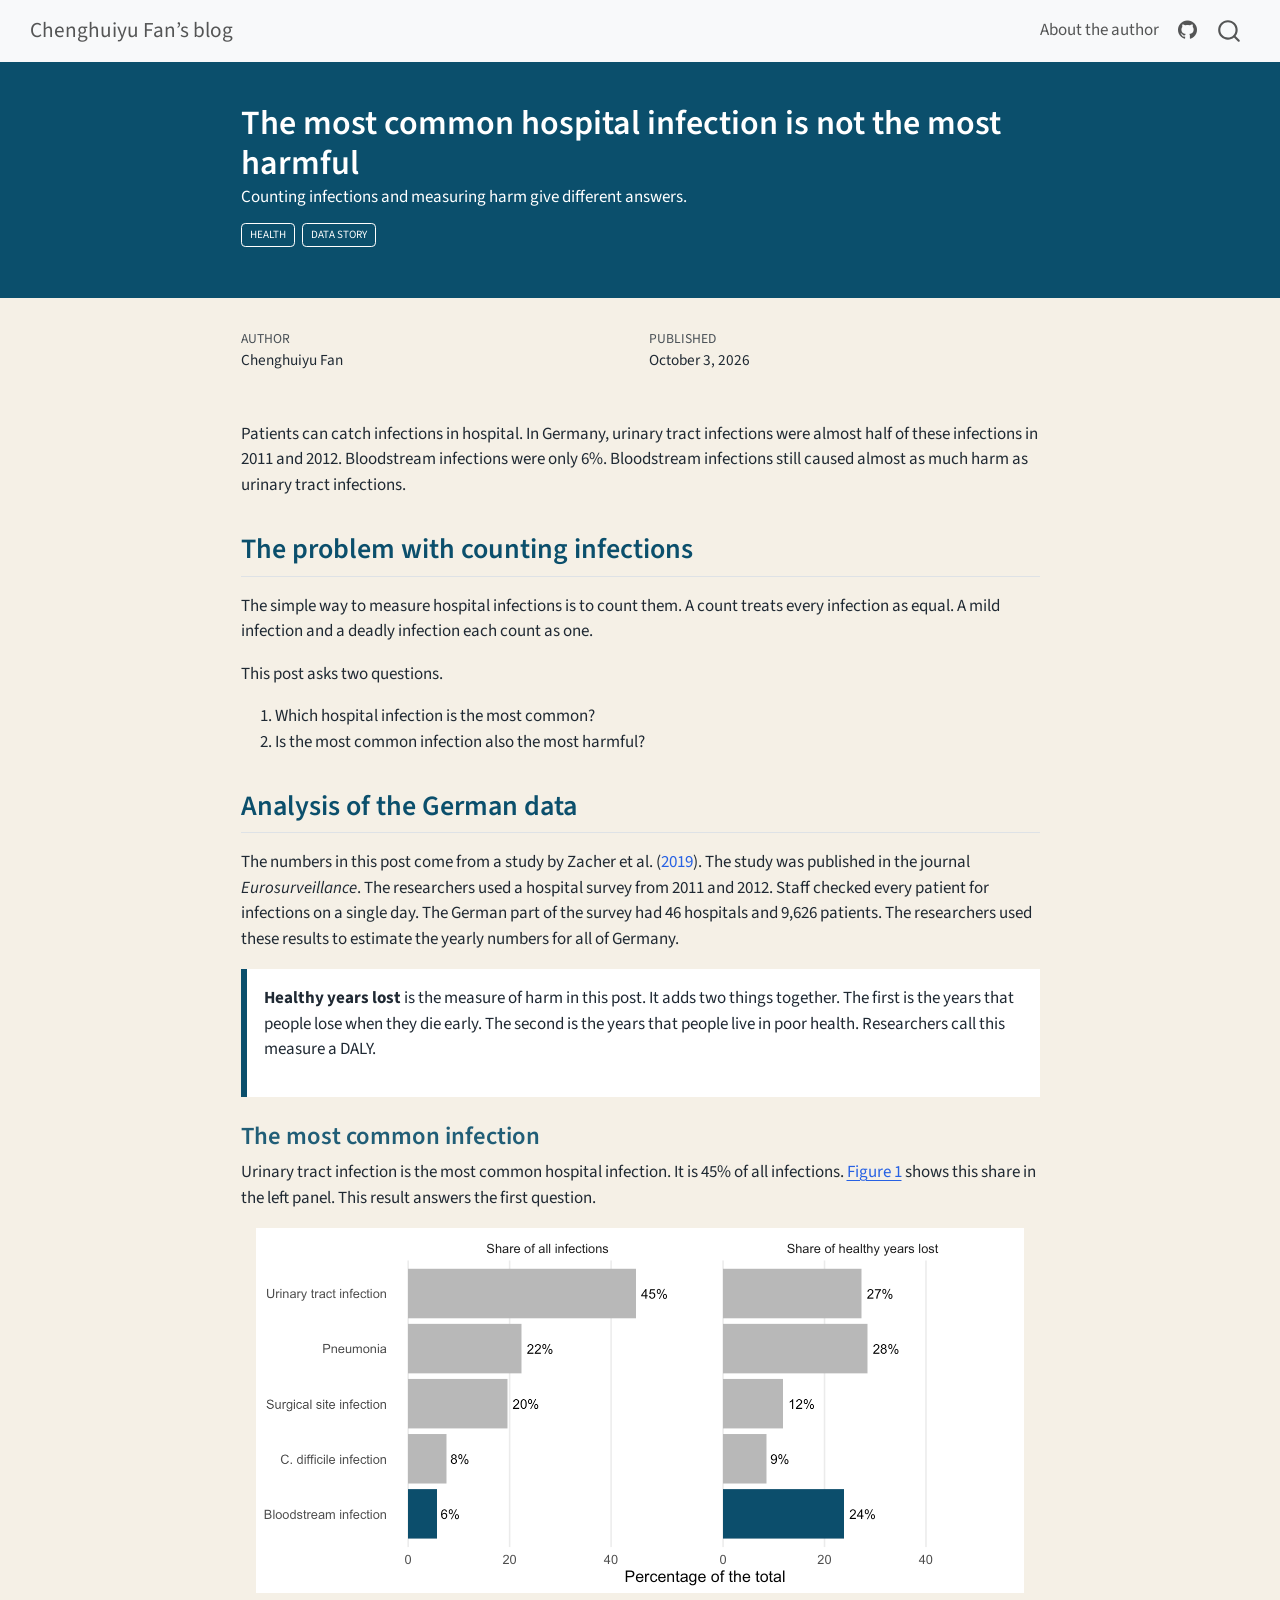
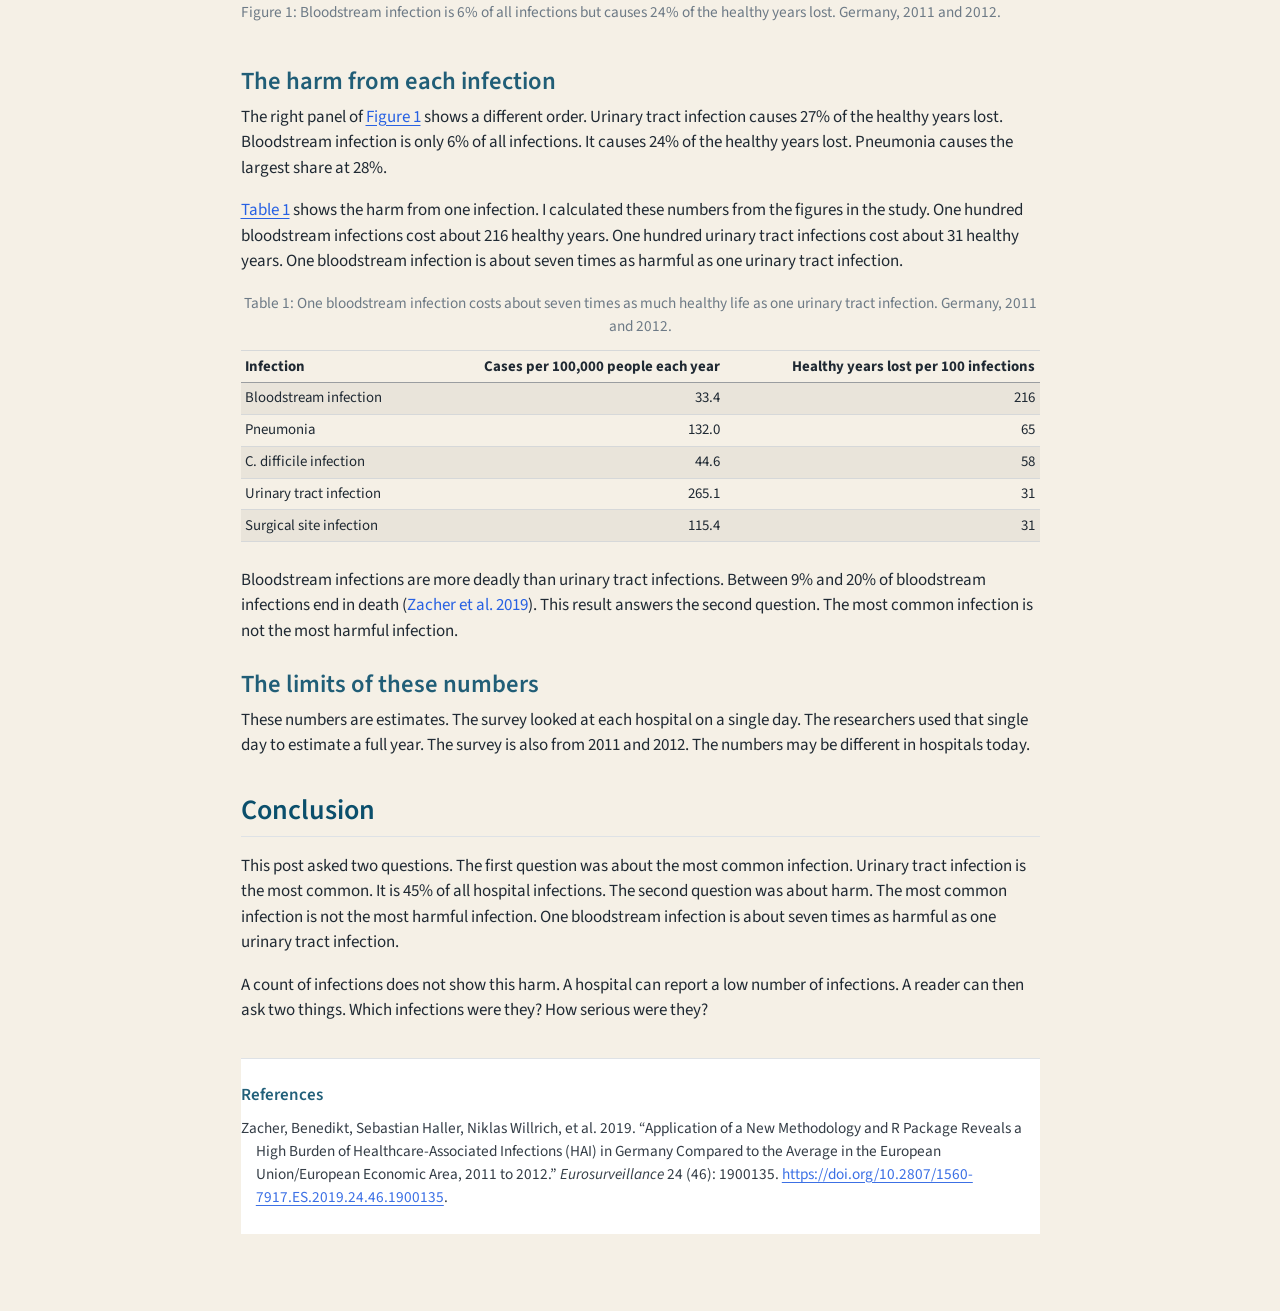
<file: posts/hospital-infections/index.html>
<!DOCTYPE html>
<html xmlns="http://www.w3.org/1999/xhtml" lang="en" xml:lang="en"><head>

<meta charset="utf-8">
<meta name="generator" content="quarto-1.9.35">

<meta name="viewport" content="width=device-width, initial-scale=1.0, user-scalable=yes">

<meta name="author" content="Chenghuiyu Fan">
<meta name="dcterms.date" content="2026-10-03">
<meta name="description" content="Counting infections and measuring harm give different answers.">

<title>The most common hospital infection is not the most harmful – Chenghuiyu Fan’s blog</title>
<style>
/* Default styles provided by pandoc.
** See https://pandoc.org/MANUAL.html#variables-for-html for config info.
*/
code{white-space: pre-wrap;}
span.smallcaps{font-variant: small-caps;}
div.columns{display: flex; gap: min(4vw, 1.5em);}
div.column{flex: auto; overflow-x: auto;}
div.hanging-indent{margin-left: 1.5em; text-indent: -1.5em;}
ul.task-list{list-style: none;}
ul.task-list li input[type="checkbox"] {
  width: 0.8em;
  margin: 0 0.8em 0.2em -1em; /* quarto-specific, see https://github.com/quarto-dev/quarto-cli/issues/4556 */ 
  vertical-align: middle;
}
/* CSS for citations */
div.csl-bib-body { }
div.csl-entry {
  clear: both;
}
.hanging-indent div.csl-entry {
  margin-left:2em;
  text-indent:-2em;
}
div.csl-left-margin {
  min-width:2em;
  float:left;
}
div.csl-right-inline {
  margin-left:2em;
  padding-left:1em;
}
div.csl-indent {
  margin-left: 2em;
}</style>


<script src="../../site_libs/quarto-nav/quarto-nav.js"></script>
<script src="../../site_libs/quarto-nav/headroom.min.js"></script>
<script src="../../site_libs/clipboard/clipboard.min.js"></script>
<script src="../../site_libs/quarto-search/autocomplete.umd.js"></script>
<script src="../../site_libs/quarto-search/fuse.min.js"></script>
<script src="../../site_libs/quarto-search/quarto-search.js"></script>
<meta name="quarto:offset" content="../../">
<script src="../../site_libs/quarto-html/quarto.js" type="module"></script>
<script src="../../site_libs/quarto-html/tabsets/tabsets.js" type="module"></script>
<script src="../../site_libs/quarto-html/popper.min.js"></script>
<script src="../../site_libs/quarto-html/tippy.umd.min.js"></script>
<script src="../../site_libs/quarto-html/anchor.min.js"></script>
<link href="../../site_libs/quarto-html/tippy.css" rel="stylesheet">
<link href="../../site_libs/quarto-html/quarto-syntax-highlighting-46f66b053e56abd73bb6e954d61a315b.css" rel="stylesheet" id="quarto-text-highlighting-styles">
<script src="../../site_libs/bootstrap/bootstrap.min.js"></script>
<link href="../../site_libs/bootstrap/bootstrap-icons.css" rel="stylesheet">
<link href="../../site_libs/bootstrap/bootstrap-158031087360bce0ff56dc785ce39e06.min.css" rel="stylesheet" append-hash="true" id="quarto-bootstrap" data-mode="light">
<script id="quarto-search-options" type="application/json">{
  "location": "navbar",
  "copy-button": false,
  "collapse-after": 3,
  "panel-placement": "end",
  "type": "overlay",
  "limit": 50,
  "keyboard-shortcut": [
    "f",
    "/",
    "s"
  ],
  "show-item-context": false,
  "language": {
    "search-no-results-text": "No results",
    "search-matching-documents-text": "matching documents",
    "search-copy-link-title": "Copy link to search",
    "search-hide-matches-text": "Hide additional matches",
    "search-more-match-text": "more match in this document",
    "search-more-matches-text": "more matches in this document",
    "search-clear-button-title": "Clear",
    "search-text-placeholder": "",
    "search-detached-cancel-button-title": "Cancel",
    "search-submit-button-title": "Submit",
    "search-label": "Search"
  }
}</script>


<link rel="stylesheet" href="../../styles.css">
</head>

<body class="nav-fixed fullcontent quarto-light">

<div id="quarto-search-results"></div>
  <header id="quarto-header" class="headroom fixed-top quarto-banner">
    <nav class="navbar navbar-expand-lg " data-bs-theme="dark">
      <div class="navbar-container container-fluid">
      <div class="navbar-brand-container mx-auto">
    <a class="navbar-brand" href="../../index.html">
    <span class="navbar-title">Chenghuiyu Fan’s blog</span>
    </a>
  </div>
            <div id="quarto-search" class="" title="Search"></div>
          <button class="navbar-toggler" type="button" data-bs-toggle="collapse" data-bs-target="#navbarCollapse" aria-controls="navbarCollapse" role="menu" aria-expanded="false" aria-label="Toggle navigation" onclick="if (window.quartoToggleHeadroom) { window.quartoToggleHeadroom(); }">
  <span class="navbar-toggler-icon"></span>
</button>
          <div class="collapse navbar-collapse" id="navbarCollapse">
            <ul class="navbar-nav navbar-nav-scroll ms-auto">
  <li class="nav-item">
    <a class="nav-link" href="../../about.html"> 
<span class="menu-text">About the author</span></a>
  </li>  
  <li class="nav-item compact">
    <a class="nav-link" href="https://github.com/cfan0055"> <i class="bi bi-github" role="img">
</i> 
<span class="menu-text"></span></a>
  </li>  
</ul>
          </div> <!-- /navcollapse -->
            <div class="quarto-navbar-tools">
</div>
      </div> <!-- /container-fluid -->
    </nav>
</header>
<!-- content -->
<header id="title-block-header" class="quarto-title-block default page-columns page-full">
  <div class="quarto-title-banner page-columns page-full">
    <div class="quarto-title column-body">
      <h1 class="title">The most common hospital infection is not the most harmful</h1>
                  <div>
        <div class="description">
          Counting infections and measuring harm give different answers.
        </div>
      </div>
                          <div class="quarto-categories">
                <div class="quarto-category">health</div>
                <div class="quarto-category">data story</div>
              </div>
                  </div>
  </div>
    
  
  <div class="quarto-title-meta">

      <div>
      <div class="quarto-title-meta-heading">Author</div>
      <div class="quarto-title-meta-contents">
               <p>Chenghuiyu Fan </p>
            </div>
    </div>
      
      <div>
      <div class="quarto-title-meta-heading">Published</div>
      <div class="quarto-title-meta-contents">
        <p class="date">October 3, 2026</p>
      </div>
    </div>
    
      
    </div>
    
  
  </header><div id="quarto-content" class="quarto-container page-columns page-rows-contents page-layout-article page-navbar">
<!-- sidebar -->
<!-- margin-sidebar -->
    
<!-- main -->
<main class="content quarto-banner-title-block" id="quarto-document-content">





<p>Patients can catch infections in hospital. In Germany, urinary tract infections were almost half of these infections in 2011 and 2012. Bloodstream infections were only 6%. Bloodstream infections still caused almost as much harm as urinary tract infections.</p>
<section id="the-problem-with-counting-infections" class="level2">
<h2 class="anchored" data-anchor-id="the-problem-with-counting-infections">The problem with counting infections</h2>
<p>The simple way to measure hospital infections is to count them. A count treats every infection as equal. A mild infection and a deadly infection each count as one.</p>
<p>This post asks two questions.</p>
<ol type="1">
<li>Which hospital infection is the most common?</li>
<li>Is the most common infection also the most harmful?</li>
</ol>
</section>
<section id="analysis-of-the-german-data" class="level2">
<h2 class="anchored" data-anchor-id="analysis-of-the-german-data">Analysis of the German data</h2>
<p>The numbers in this post come from a study by <span class="citation" data-cites="zacher2019">Zacher et al. (<a href="#ref-zacher2019" role="doc-biblioref">2019</a>)</span>. The study was published in the journal <em>Eurosurveillance</em>. The researchers used a hospital survey from 2011 and 2012. Staff checked every patient for infections on a single day. The German part of the survey had 46 hospitals and 9,626 patients. The researchers used these results to estimate the yearly numbers for all of Germany.</p>
<div class="key-term">
<p><strong>Healthy years lost</strong> is the measure of harm in this post. It adds two things together. The first is the years that people lose when they die early. The second is the years that people live in poor health. Researchers call this measure a DALY.</p>
</div>
<section id="the-most-common-infection" class="level3">
<h3 class="anchored" data-anchor-id="the-most-common-infection">The most common infection</h3>
<p>Urinary tract infection is the most common hospital infection. It is 45% of all infections. <a href="#fig-share" class="quarto-xref">Figure&nbsp;1</a> shows this share in the left panel. This result answers the first question.</p>
<div class="cell">
<div class="cell-output-display">
<div id="fig-share" class="quarto-float quarto-figure quarto-figure-center anchored" alt="Two bar charts. Bloodstream infection has the shortest bar for share of infections and a long bar for share of healthy years lost.">
<figure class="quarto-float quarto-float-fig figure">
<div aria-describedby="fig-share-caption-0ceaefa1-69ba-4598-a22c-09a6ac19f8ca">
<img src="index_files/figure-html/fig-share-1.png" class="img-fluid figure-img" alt="Two bar charts. Bloodstream infection has the shortest bar for share of infections and a long bar for share of healthy years lost." width="768">
</div>
<figcaption class="quarto-float-caption-bottom quarto-float-caption quarto-float-fig" id="fig-share-caption-0ceaefa1-69ba-4598-a22c-09a6ac19f8ca">
Figure&nbsp;1: Bloodstream infection is 6% of all infections but causes 24% of the healthy years lost. Germany, 2011 and 2012.
</figcaption>
</figure>
</div>
</div>
</div>
</section>
<section id="the-harm-from-each-infection" class="level3">
<h3 class="anchored" data-anchor-id="the-harm-from-each-infection">The harm from each infection</h3>
<p>The right panel of <a href="#fig-share" class="quarto-xref">Figure&nbsp;1</a> shows a different order. Urinary tract infection causes 27% of the healthy years lost. Bloodstream infection is only 6% of all infections. It causes 24% of the healthy years lost. Pneumonia causes the largest share at 28%.</p>
<p><a href="#tbl-per-case" class="quarto-xref">Table&nbsp;1</a> shows the harm from one infection. I calculated these numbers from the figures in the study. One hundred bloodstream infections cost about 216 healthy years. One hundred urinary tract infections cost about 31 healthy years. One bloodstream infection is about seven times as harmful as one urinary tract infection.</p>
<div class="cell">
<div id="tbl-per-case" class="cell quarto-float quarto-figure quarto-figure-center anchored">
<figure class="quarto-float quarto-float-tbl figure">
<figcaption class="quarto-float-caption-top quarto-float-caption quarto-float-tbl" id="tbl-per-case-caption-0ceaefa1-69ba-4598-a22c-09a6ac19f8ca">
Table&nbsp;1: One bloodstream infection costs about seven times as much healthy life as one urinary tract infection. Germany, 2011 and 2012.
</figcaption>
<div aria-describedby="tbl-per-case-caption-0ceaefa1-69ba-4598-a22c-09a6ac19f8ca">
<div class="cell-output-display">
<table class="cell caption-top table table-sm table-striped small">
<colgroup>
<col style="width: 24%">
<col style="width: 36%">
<col style="width: 39%">
</colgroup>
<thead>
<tr class="header">
<th style="text-align: left;">Infection</th>
<th style="text-align: right;">Cases per 100,000 people each year</th>
<th style="text-align: right;">Healthy years lost per 100 infections</th>
</tr>
</thead>
<tbody>
<tr class="odd">
<td style="text-align: left;">Bloodstream infection</td>
<td style="text-align: right;">33.4</td>
<td style="text-align: right;">216</td>
</tr>
<tr class="even">
<td style="text-align: left;">Pneumonia</td>
<td style="text-align: right;">132.0</td>
<td style="text-align: right;">65</td>
</tr>
<tr class="odd">
<td style="text-align: left;">C. difficile infection</td>
<td style="text-align: right;">44.6</td>
<td style="text-align: right;">58</td>
</tr>
<tr class="even">
<td style="text-align: left;">Urinary tract infection</td>
<td style="text-align: right;">265.1</td>
<td style="text-align: right;">31</td>
</tr>
<tr class="odd">
<td style="text-align: left;">Surgical site infection</td>
<td style="text-align: right;">115.4</td>
<td style="text-align: right;">31</td>
</tr>
</tbody>
</table>
</div>
</div>
</figure>
</div>
</div>
<p>Bloodstream infections are more deadly than urinary tract infections. Between 9% and 20% of bloodstream infections end in death <span class="citation" data-cites="zacher2019">(<a href="#ref-zacher2019" role="doc-biblioref">Zacher et al. 2019</a>)</span>. This result answers the second question. The most common infection is not the most harmful infection.</p>
</section>
<section id="the-limits-of-these-numbers" class="level3">
<h3 class="anchored" data-anchor-id="the-limits-of-these-numbers">The limits of these numbers</h3>
<p>These numbers are estimates. The survey looked at each hospital on a single day. The researchers used that single day to estimate a full year. The survey is also from 2011 and 2012. The numbers may be different in hospitals today.</p>
</section>
</section>
<section id="conclusion" class="level2">
<h2 class="anchored" data-anchor-id="conclusion">Conclusion</h2>
<p>This post asked two questions. The first question was about the most common infection. Urinary tract infection is the most common. It is 45% of all hospital infections. The second question was about harm. The most common infection is not the most harmful infection. One bloodstream infection is about seven times as harmful as one urinary tract infection.</p>
<p>A count of infections does not show this harm. A hospital can report a low number of infections. A reader can then ask two things. Which infections were they? How serious were they?</p>



</section>

<div id="quarto-appendix" class="default"><section class="quarto-appendix-contents" role="doc-bibliography" id="quarto-bibliography"><h2 class="anchored quarto-appendix-heading">References</h2><div id="refs" class="references csl-bib-body hanging-indent" role="list">
<div id="ref-zacher2019" class="csl-entry" role="listitem">
Zacher, Benedikt, Sebastian Haller, Niklas Willrich, et al. 2019. <span>“Application of a New Methodology and <span>R</span> Package Reveals a High Burden of Healthcare-Associated Infections (<span>HAI</span>) in <span>Germany</span> Compared to the Average in the <span>European Union/European Economic Area</span>, 2011 to 2012.”</span> <em>Eurosurveillance</em> 24 (46): 1900135. <a href="https://doi.org/10.2807/1560-7917.ES.2019.24.46.1900135">https://doi.org/10.2807/1560-7917.ES.2019.24.46.1900135</a>.
</div>
</div></section></div></main> <!-- /main -->
<script id="quarto-html-after-body" type="application/javascript">
  window.document.addEventListener("DOMContentLoaded", function (event) {
    const icon = "";
    const anchorJS = new window.AnchorJS();
    anchorJS.options = {
      placement: 'right',
      icon: icon
    };
    anchorJS.add('.anchored');
    const isCodeAnnotation = (el) => {
      for (const clz of el.classList) {
        if (clz.startsWith('code-annotation-')) {                     
          return true;
        }
      }
      return false;
    }
    const onCopySuccess = function(e) {
      // button target
      const button = e.trigger;
      // don't keep focus
      button.blur();
      // flash "checked"
      button.classList.add('code-copy-button-checked');
      var currentTitle = button.getAttribute("title");
      button.setAttribute("title", "Copied!");
      let tooltip;
      if (window.bootstrap) {
        button.setAttribute("data-bs-toggle", "tooltip");
        button.setAttribute("data-bs-placement", "left");
        button.setAttribute("data-bs-title", "Copied!");
        tooltip = new bootstrap.Tooltip(button, 
          { trigger: "manual", 
            customClass: "code-copy-button-tooltip",
            offset: [0, -8]});
        tooltip.show();    
      }
      setTimeout(function() {
        if (tooltip) {
          tooltip.hide();
          button.removeAttribute("data-bs-title");
          button.removeAttribute("data-bs-toggle");
          button.removeAttribute("data-bs-placement");
        }
        button.setAttribute("title", currentTitle);
        button.classList.remove('code-copy-button-checked');
      }, 1000);
      // clear code selection
      e.clearSelection();
    }
    const getTextToCopy = function(trigger) {
      const outerScaffold = trigger.parentElement.cloneNode(true);
      const codeEl = outerScaffold.querySelector('code');
      for (const childEl of codeEl.children) {
        if (isCodeAnnotation(childEl)) {
          childEl.remove();
        }
      }
      return codeEl.innerText;
    }
    const clipboard = new window.ClipboardJS('.code-copy-button:not([data-in-quarto-modal])', {
      text: getTextToCopy
    });
    clipboard.on('success', onCopySuccess);
    if (window.document.getElementById('quarto-embedded-source-code-modal')) {
      const clipboardModal = new window.ClipboardJS('.code-copy-button[data-in-quarto-modal]', {
        text: getTextToCopy,
        container: window.document.getElementById('quarto-embedded-source-code-modal')
      });
      clipboardModal.on('success', onCopySuccess);
    }
      var localhostRegex = new RegExp(/^(?:http|https):\/\/localhost\:?[0-9]*\//);
      var mailtoRegex = new RegExp(/^mailto:/);
        var filterRegex = new RegExp('/' + window.location.host + '/');
      var isInternal = (href) => {
          return filterRegex.test(href) || localhostRegex.test(href) || mailtoRegex.test(href);
      }
      // Inspect non-navigation links and adorn them if external
     var links = window.document.querySelectorAll('a[href]:not(.nav-link):not(.navbar-brand):not(.toc-action):not(.sidebar-link):not(.sidebar-item-toggle):not(.pagination-link):not(.no-external):not([aria-hidden]):not(.dropdown-item):not(.quarto-navigation-tool):not(.about-link)');
      for (var i=0; i<links.length; i++) {
        const link = links[i];
        if (!isInternal(link.href)) {
          // undo the damage that might have been done by quarto-nav.js in the case of
          // links that we want to consider external
          if (link.dataset.originalHref !== undefined) {
            link.href = link.dataset.originalHref;
          }
        }
      }
    function tippyHover(el, contentFn, onTriggerFn, onUntriggerFn) {
      const config = {
        allowHTML: true,
        maxWidth: 500,
        delay: 100,
        arrow: false,
        appendTo: function(el) {
            return el.parentElement;
        },
        interactive: true,
        interactiveBorder: 10,
        theme: 'quarto',
        placement: 'bottom-start',
      };
      if (contentFn) {
        config.content = contentFn;
      }
      if (onTriggerFn) {
        config.onTrigger = onTriggerFn;
      }
      if (onUntriggerFn) {
        config.onUntrigger = onUntriggerFn;
      }
      window.tippy(el, config); 
    }
    const noterefs = window.document.querySelectorAll('a[role="doc-noteref"]');
    for (var i=0; i<noterefs.length; i++) {
      const ref = noterefs[i];
      tippyHover(ref, function() {
        // use id or data attribute instead here
        let href = ref.getAttribute('data-footnote-href') || ref.getAttribute('href');
        try { href = new URL(href).hash; } catch {}
        const id = href.replace(/^#\/?/, "");
        const note = window.document.getElementById(id);
        if (note) {
          return note.innerHTML;
        } else {
          return "";
        }
      });
    }
    const xrefs = window.document.querySelectorAll('a.quarto-xref');
    const processXRef = (id, note) => {
      // Strip column container classes
      const stripColumnClz = (el) => {
        el.classList.remove("page-full", "page-columns");
        if (el.children) {
          for (const child of el.children) {
            stripColumnClz(child);
          }
        }
      }
      stripColumnClz(note)
      if (id === null || id.startsWith('sec-')) {
        // Special case sections, only their first couple elements
        const container = document.createElement("div");
        if (note.children && note.children.length > 2) {
          container.appendChild(note.children[0].cloneNode(true));
          for (let i = 1; i < note.children.length; i++) {
            const child = note.children[i];
            if (child.tagName === "P" && child.innerText === "") {
              continue;
            } else {
              container.appendChild(child.cloneNode(true));
              break;
            }
          }
          if (window.Quarto?.typesetMath) {
            window.Quarto.typesetMath(container);
          }
          return container.innerHTML
        } else {
          if (window.Quarto?.typesetMath) {
            window.Quarto.typesetMath(note);
          }
          return note.innerHTML;
        }
      } else {
        // Remove any anchor links if they are present
        const anchorLink = note.querySelector('a.anchorjs-link');
        if (anchorLink) {
          anchorLink.remove();
        }
        if (window.Quarto?.typesetMath) {
          window.Quarto.typesetMath(note);
        }
        if (note.classList.contains("callout")) {
          return note.outerHTML;
        } else {
          return note.innerHTML;
        }
      }
    }
    for (var i=0; i<xrefs.length; i++) {
      const xref = xrefs[i];
      tippyHover(xref, undefined, function(instance) {
        instance.disable();
        let url = xref.getAttribute('href');
        let hash = undefined; 
        if (url.startsWith('#')) {
          hash = url;
        } else {
          try { hash = new URL(url).hash; } catch {}
        }
        if (hash) {
          const id = hash.replace(/^#\/?/, "");
          const note = window.document.getElementById(id);
          if (note !== null) {
            try {
              const html = processXRef(id, note.cloneNode(true));
              instance.setContent(html);
            } finally {
              instance.enable();
              instance.show();
            }
          } else {
            // See if we can fetch this
            fetch(url.split('#')[0])
            .then(res => res.text())
            .then(html => {
              const parser = new DOMParser();
              const htmlDoc = parser.parseFromString(html, "text/html");
              const note = htmlDoc.getElementById(id);
              if (note !== null) {
                const html = processXRef(id, note);
                instance.setContent(html);
              } 
            }).finally(() => {
              instance.enable();
              instance.show();
            });
          }
        } else {
          // See if we can fetch a full url (with no hash to target)
          // This is a special case and we should probably do some content thinning / targeting
          fetch(url)
          .then(res => res.text())
          .then(html => {
            const parser = new DOMParser();
            const htmlDoc = parser.parseFromString(html, "text/html");
            const note = htmlDoc.querySelector('main.content');
            if (note !== null) {
              // This should only happen for chapter cross references
              // (since there is no id in the URL)
              // remove the first header
              if (note.children.length > 0 && note.children[0].tagName === "HEADER") {
                note.children[0].remove();
              }
              const html = processXRef(null, note);
              instance.setContent(html);
            } 
          }).finally(() => {
            instance.enable();
            instance.show();
          });
        }
      }, function(instance) {
      });
    }
        let selectedAnnoteEl;
        const selectorForAnnotation = ( cell, annotation) => {
          let cellAttr = 'data-code-cell="' + cell + '"';
          let lineAttr = 'data-code-annotation="' +  annotation + '"';
          const selector = 'span[' + cellAttr + '][' + lineAttr + ']';
          return selector;
        }
        const selectCodeLines = (annoteEl) => {
          const doc = window.document;
          const targetCell = annoteEl.getAttribute("data-target-cell");
          const targetAnnotation = annoteEl.getAttribute("data-target-annotation");
          const annoteSpan = window.document.querySelector(selectorForAnnotation(targetCell, targetAnnotation));
          const lines = annoteSpan.getAttribute("data-code-lines").split(",");
          const lineIds = lines.map((line) => {
            return targetCell + "-" + line;
          })
          let top = null;
          let height = null;
          let parent = null;
          if (lineIds.length > 0) {
              //compute the position of the single el (top and bottom and make a div)
              const el = window.document.getElementById(lineIds[0]);
              top = el.offsetTop;
              height = el.offsetHeight;
              parent = el.parentElement.parentElement;
            if (lineIds.length > 1) {
              const lastEl = window.document.getElementById(lineIds[lineIds.length - 1]);
              const bottom = lastEl.offsetTop + lastEl.offsetHeight;
              height = bottom - top;
            }
            if (top !== null && height !== null && parent !== null) {
              // cook up a div (if necessary) and position it 
              let div = window.document.getElementById("code-annotation-line-highlight");
              if (div === null) {
                div = window.document.createElement("div");
                div.setAttribute("id", "code-annotation-line-highlight");
                div.style.position = 'absolute';
                parent.appendChild(div);
              }
              div.style.top = top - 2 + "px";
              div.style.height = height + 4 + "px";
              div.style.left = 0;
              let gutterDiv = window.document.getElementById("code-annotation-line-highlight-gutter");
              if (gutterDiv === null) {
                gutterDiv = window.document.createElement("div");
                gutterDiv.setAttribute("id", "code-annotation-line-highlight-gutter");
                gutterDiv.style.position = 'absolute';
                const codeCell = window.document.getElementById(targetCell);
                const gutter = codeCell.querySelector('.code-annotation-gutter');
                gutter.appendChild(gutterDiv);
              }
              gutterDiv.style.top = top - 2 + "px";
              gutterDiv.style.height = height + 4 + "px";
            }
            selectedAnnoteEl = annoteEl;
          }
        };
        const unselectCodeLines = () => {
          const elementsIds = ["code-annotation-line-highlight", "code-annotation-line-highlight-gutter"];
          elementsIds.forEach((elId) => {
            const div = window.document.getElementById(elId);
            if (div) {
              div.remove();
            }
          });
          selectedAnnoteEl = undefined;
        };
          // Handle positioning of the toggle
      window.addEventListener(
        "resize",
        throttle(() => {
          elRect = undefined;
          if (selectedAnnoteEl) {
            selectCodeLines(selectedAnnoteEl);
          }
        }, 10)
      );
      function throttle(fn, ms) {
      let throttle = false;
      let timer;
        return (...args) => {
          if(!throttle) { // first call gets through
              fn.apply(this, args);
              throttle = true;
          } else { // all the others get throttled
              if(timer) clearTimeout(timer); // cancel #2
              timer = setTimeout(() => {
                fn.apply(this, args);
                timer = throttle = false;
              }, ms);
          }
        };
      }
        // Attach click handler to the DT
        const annoteDls = window.document.querySelectorAll('dt[data-target-cell]');
        for (const annoteDlNode of annoteDls) {
          annoteDlNode.addEventListener('click', (event) => {
            const clickedEl = event.target;
            if (clickedEl !== selectedAnnoteEl) {
              unselectCodeLines();
              const activeEl = window.document.querySelector('dt[data-target-cell].code-annotation-active');
              if (activeEl) {
                activeEl.classList.remove('code-annotation-active');
              }
              selectCodeLines(clickedEl);
              clickedEl.classList.add('code-annotation-active');
            } else {
              // Unselect the line
              unselectCodeLines();
              clickedEl.classList.remove('code-annotation-active');
            }
          });
        }
    const findCites = (el) => {
      const parentEl = el.parentElement;
      if (parentEl) {
        const cites = parentEl.dataset.cites;
        if (cites) {
          return {
            el,
            cites: cites.split(' ')
          };
        } else {
          return findCites(el.parentElement)
        }
      } else {
        return undefined;
      }
    };
    var bibliorefs = window.document.querySelectorAll('a[role="doc-biblioref"]');
    for (var i=0; i<bibliorefs.length; i++) {
      const ref = bibliorefs[i];
      const citeInfo = findCites(ref);
      if (citeInfo) {
        tippyHover(citeInfo.el, function() {
          var popup = window.document.createElement('div');
          citeInfo.cites.forEach(function(cite) {
            var citeDiv = window.document.createElement('div');
            citeDiv.classList.add('hanging-indent');
            citeDiv.classList.add('csl-entry');
            var biblioDiv = window.document.getElementById('ref-' + cite);
            if (biblioDiv) {
              citeDiv.innerHTML = biblioDiv.innerHTML;
            }
            popup.appendChild(citeDiv);
          });
          return popup.innerHTML;
        });
      }
    }
  });
  </script>
</div> <!-- /content -->




</body></html>
</file>
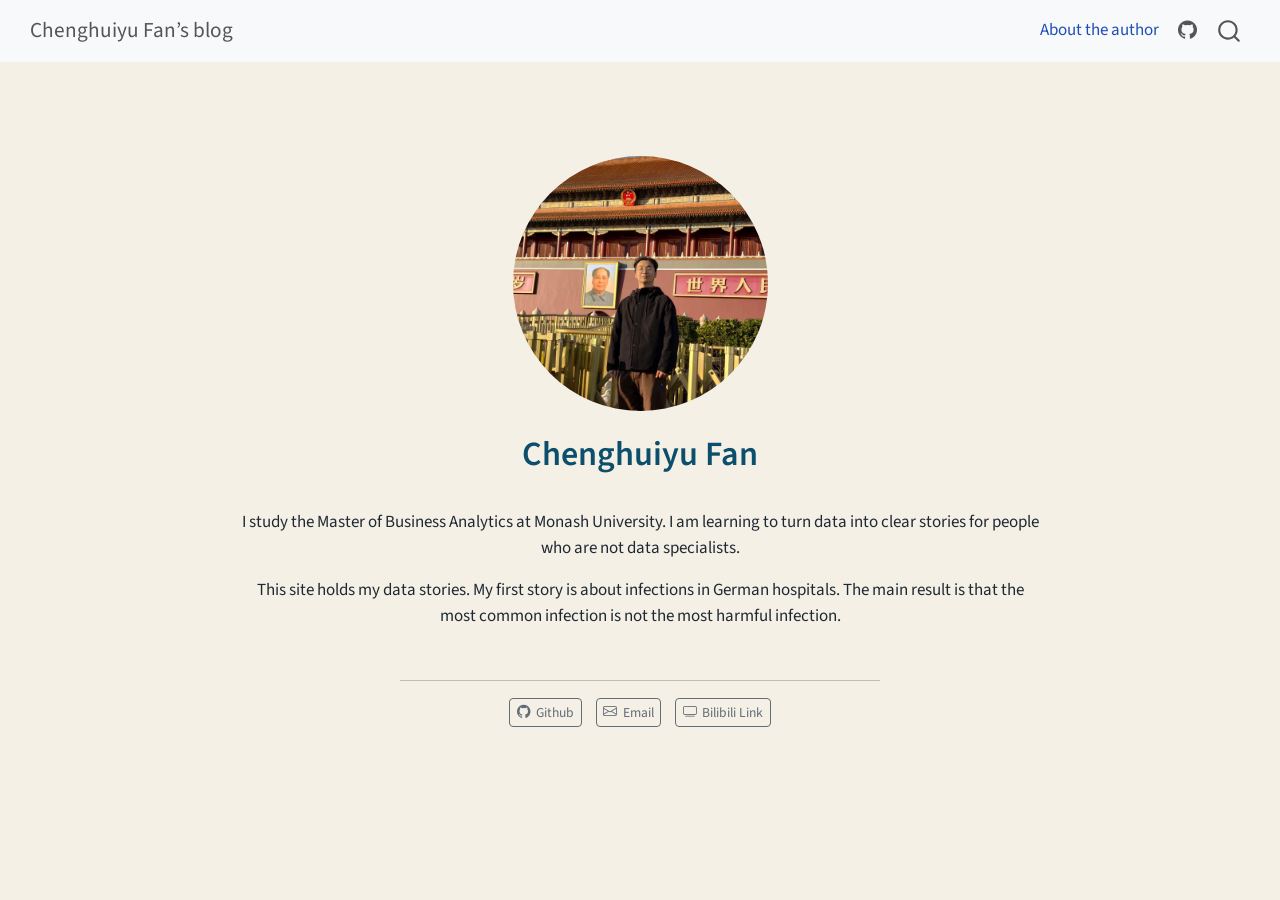
<file: about.html>
<!DOCTYPE html>
<html xmlns="http://www.w3.org/1999/xhtml" lang="en" xml:lang="en"><head>

<meta charset="utf-8">
<meta name="generator" content="quarto-1.9.35">

<meta name="viewport" content="width=device-width, initial-scale=1.0, user-scalable=yes">


<title>Chenghuiyu Fan – Chenghuiyu Fan’s blog</title>
<style>
/* Default styles provided by pandoc.
** See https://pandoc.org/MANUAL.html#variables-for-html for config info.
*/
code{white-space: pre-wrap;}
span.smallcaps{font-variant: small-caps;}
div.columns{display: flex; gap: min(4vw, 1.5em);}
div.column{flex: auto; overflow-x: auto;}
div.hanging-indent{margin-left: 1.5em; text-indent: -1.5em;}
ul.task-list{list-style: none;}
ul.task-list li input[type="checkbox"] {
  width: 0.8em;
  margin: 0 0.8em 0.2em -1em; /* quarto-specific, see https://github.com/quarto-dev/quarto-cli/issues/4556 */ 
  vertical-align: middle;
}
</style>


<script src="site_libs/quarto-nav/quarto-nav.js"></script>
<script src="site_libs/quarto-nav/headroom.min.js"></script>
<script src="site_libs/clipboard/clipboard.min.js"></script>
<script src="site_libs/quarto-search/autocomplete.umd.js"></script>
<script src="site_libs/quarto-search/fuse.min.js"></script>
<script src="site_libs/quarto-search/quarto-search.js"></script>
<meta name="quarto:offset" content="./">
<script src="site_libs/quarto-html/quarto.js" type="module"></script>
<script src="site_libs/quarto-html/tabsets/tabsets.js" type="module"></script>
<script src="site_libs/quarto-html/popper.min.js"></script>
<script src="site_libs/quarto-html/tippy.umd.min.js"></script>
<link href="site_libs/quarto-html/tippy.css" rel="stylesheet">
<link href="site_libs/quarto-html/quarto-syntax-highlighting-46f66b053e56abd73bb6e954d61a315b.css" rel="stylesheet" id="quarto-text-highlighting-styles">
<script src="site_libs/bootstrap/bootstrap.min.js"></script>
<link href="site_libs/bootstrap/bootstrap-icons.css" rel="stylesheet">
<link href="site_libs/bootstrap/bootstrap-158031087360bce0ff56dc785ce39e06.min.css" rel="stylesheet" append-hash="true" id="quarto-bootstrap" data-mode="light">
<script id="quarto-search-options" type="application/json">{
  "location": "navbar",
  "copy-button": false,
  "collapse-after": 3,
  "panel-placement": "end",
  "type": "overlay",
  "limit": 50,
  "keyboard-shortcut": [
    "f",
    "/",
    "s"
  ],
  "show-item-context": false,
  "language": {
    "search-no-results-text": "No results",
    "search-matching-documents-text": "matching documents",
    "search-copy-link-title": "Copy link to search",
    "search-hide-matches-text": "Hide additional matches",
    "search-more-match-text": "more match in this document",
    "search-more-matches-text": "more matches in this document",
    "search-clear-button-title": "Clear",
    "search-text-placeholder": "",
    "search-detached-cancel-button-title": "Cancel",
    "search-submit-button-title": "Submit",
    "search-label": "Search"
  }
}</script>


<link rel="stylesheet" href="styles.css">
</head>

<body class="nav-fixed fullcontent quarto-light">

<div id="quarto-search-results"></div>
  <header id="quarto-header" class="headroom fixed-top">
    <nav class="navbar navbar-expand-lg " data-bs-theme="dark">
      <div class="navbar-container container-fluid">
      <div class="navbar-brand-container mx-auto">
    <a class="navbar-brand" href="./index.html">
    <span class="navbar-title">Chenghuiyu Fan’s blog</span>
    </a>
  </div>
            <div id="quarto-search" class="" title="Search"></div>
          <button class="navbar-toggler" type="button" data-bs-toggle="collapse" data-bs-target="#navbarCollapse" aria-controls="navbarCollapse" role="menu" aria-expanded="false" aria-label="Toggle navigation" onclick="if (window.quartoToggleHeadroom) { window.quartoToggleHeadroom(); }">
  <span class="navbar-toggler-icon"></span>
</button>
          <div class="collapse navbar-collapse" id="navbarCollapse">
            <ul class="navbar-nav navbar-nav-scroll ms-auto">
  <li class="nav-item">
    <a class="nav-link active" href="./about.html" aria-current="page"> 
<span class="menu-text">About the author</span></a>
  </li>  
  <li class="nav-item compact">
    <a class="nav-link" href="https://github.com/cfan0055"> <i class="bi bi-github" role="img">
</i> 
<span class="menu-text"></span></a>
  </li>  
</ul>
          </div> <!-- /navcollapse -->
            <div class="quarto-navbar-tools">
</div>
      </div> <!-- /container-fluid -->
    </nav>
</header>
<!-- content -->
<div id="quarto-content" class="quarto-container page-columns page-rows-contents page-layout-article page-navbar">
<!-- sidebar -->
<!-- margin-sidebar -->
    
<!-- main -->
<div class="quarto-about-jolla">
  <img src="profile.jpg" class="about-image
  round " style="height: 15em; width: 15em;">
 <header id="title-block-header" class="quarto-title-block default">
<div class="quarto-title">
<h1 class="title">Chenghuiyu Fan</h1>
</div>
<div class="quarto-title-meta">
  </div>
</header><main class="content" id="quarto-document-content">
<p>I study the Master of Business Analytics at Monash University. I am learning to turn data into clear stories for people who are not data specialists.</p>
<p>This site holds my data stories. My first story is about infections in German hospitals. The main result is that the most common infection is not the most harmful infection.</p>


</main> 
  <hr class="about-sep">
   <div class="about-links">
  <a href="https://github.com/cfan0055" class="about-link" rel="" target="">
    <i class="bi bi-github"></i>
     <span class="about-link-text">Github</span>
  </a>
  <a href="mailto:cfan0055@student.monash.edu" class="about-link" rel="" target="">
    <i class="bi bi-envelope"></i>
     <span class="about-link-text">Email</span>
  </a>
  <a href="https://space.bilibili.com/262436413" class="about-link" rel="" target="">
    <i class="bi bi-tv"></i>
     <span class="about-link-text">Bilibili Link</span>
  </a>
</div>
</div>
 <!-- /main -->
<script id="quarto-html-after-body" type="application/javascript">
  window.document.addEventListener("DOMContentLoaded", function (event) {
    const isCodeAnnotation = (el) => {
      for (const clz of el.classList) {
        if (clz.startsWith('code-annotation-')) {                     
          return true;
        }
      }
      return false;
    }
    const onCopySuccess = function(e) {
      // button target
      const button = e.trigger;
      // don't keep focus
      button.blur();
      // flash "checked"
      button.classList.add('code-copy-button-checked');
      var currentTitle = button.getAttribute("title");
      button.setAttribute("title", "Copied!");
      let tooltip;
      if (window.bootstrap) {
        button.setAttribute("data-bs-toggle", "tooltip");
        button.setAttribute("data-bs-placement", "left");
        button.setAttribute("data-bs-title", "Copied!");
        tooltip = new bootstrap.Tooltip(button, 
          { trigger: "manual", 
            customClass: "code-copy-button-tooltip",
            offset: [0, -8]});
        tooltip.show();    
      }
      setTimeout(function() {
        if (tooltip) {
          tooltip.hide();
          button.removeAttribute("data-bs-title");
          button.removeAttribute("data-bs-toggle");
          button.removeAttribute("data-bs-placement");
        }
        button.setAttribute("title", currentTitle);
        button.classList.remove('code-copy-button-checked');
      }, 1000);
      // clear code selection
      e.clearSelection();
    }
    const getTextToCopy = function(trigger) {
      const outerScaffold = trigger.parentElement.cloneNode(true);
      const codeEl = outerScaffold.querySelector('code');
      for (const childEl of codeEl.children) {
        if (isCodeAnnotation(childEl)) {
          childEl.remove();
        }
      }
      return codeEl.innerText;
    }
    const clipboard = new window.ClipboardJS('.code-copy-button:not([data-in-quarto-modal])', {
      text: getTextToCopy
    });
    clipboard.on('success', onCopySuccess);
    if (window.document.getElementById('quarto-embedded-source-code-modal')) {
      const clipboardModal = new window.ClipboardJS('.code-copy-button[data-in-quarto-modal]', {
        text: getTextToCopy,
        container: window.document.getElementById('quarto-embedded-source-code-modal')
      });
      clipboardModal.on('success', onCopySuccess);
    }
      var localhostRegex = new RegExp(/^(?:http|https):\/\/localhost\:?[0-9]*\//);
      var mailtoRegex = new RegExp(/^mailto:/);
        var filterRegex = new RegExp('/' + window.location.host + '/');
      var isInternal = (href) => {
          return filterRegex.test(href) || localhostRegex.test(href) || mailtoRegex.test(href);
      }
      // Inspect non-navigation links and adorn them if external
     var links = window.document.querySelectorAll('a[href]:not(.nav-link):not(.navbar-brand):not(.toc-action):not(.sidebar-link):not(.sidebar-item-toggle):not(.pagination-link):not(.no-external):not([aria-hidden]):not(.dropdown-item):not(.quarto-navigation-tool):not(.about-link)');
      for (var i=0; i<links.length; i++) {
        const link = links[i];
        if (!isInternal(link.href)) {
          // undo the damage that might have been done by quarto-nav.js in the case of
          // links that we want to consider external
          if (link.dataset.originalHref !== undefined) {
            link.href = link.dataset.originalHref;
          }
        }
      }
    function tippyHover(el, contentFn, onTriggerFn, onUntriggerFn) {
      const config = {
        allowHTML: true,
        maxWidth: 500,
        delay: 100,
        arrow: false,
        appendTo: function(el) {
            return el.parentElement;
        },
        interactive: true,
        interactiveBorder: 10,
        theme: 'quarto',
        placement: 'bottom-start',
      };
      if (contentFn) {
        config.content = contentFn;
      }
      if (onTriggerFn) {
        config.onTrigger = onTriggerFn;
      }
      if (onUntriggerFn) {
        config.onUntrigger = onUntriggerFn;
      }
      window.tippy(el, config); 
    }
    const noterefs = window.document.querySelectorAll('a[role="doc-noteref"]');
    for (var i=0; i<noterefs.length; i++) {
      const ref = noterefs[i];
      tippyHover(ref, function() {
        // use id or data attribute instead here
        let href = ref.getAttribute('data-footnote-href') || ref.getAttribute('href');
        try { href = new URL(href).hash; } catch {}
        const id = href.replace(/^#\/?/, "");
        const note = window.document.getElementById(id);
        if (note) {
          return note.innerHTML;
        } else {
          return "";
        }
      });
    }
    const xrefs = window.document.querySelectorAll('a.quarto-xref');
    const processXRef = (id, note) => {
      // Strip column container classes
      const stripColumnClz = (el) => {
        el.classList.remove("page-full", "page-columns");
        if (el.children) {
          for (const child of el.children) {
            stripColumnClz(child);
          }
        }
      }
      stripColumnClz(note)
      if (id === null || id.startsWith('sec-')) {
        // Special case sections, only their first couple elements
        const container = document.createElement("div");
        if (note.children && note.children.length > 2) {
          container.appendChild(note.children[0].cloneNode(true));
          for (let i = 1; i < note.children.length; i++) {
            const child = note.children[i];
            if (child.tagName === "P" && child.innerText === "") {
              continue;
            } else {
              container.appendChild(child.cloneNode(true));
              break;
            }
          }
          if (window.Quarto?.typesetMath) {
            window.Quarto.typesetMath(container);
          }
          return container.innerHTML
        } else {
          if (window.Quarto?.typesetMath) {
            window.Quarto.typesetMath(note);
          }
          return note.innerHTML;
        }
      } else {
        // Remove any anchor links if they are present
        const anchorLink = note.querySelector('a.anchorjs-link');
        if (anchorLink) {
          anchorLink.remove();
        }
        if (window.Quarto?.typesetMath) {
          window.Quarto.typesetMath(note);
        }
        if (note.classList.contains("callout")) {
          return note.outerHTML;
        } else {
          return note.innerHTML;
        }
      }
    }
    for (var i=0; i<xrefs.length; i++) {
      const xref = xrefs[i];
      tippyHover(xref, undefined, function(instance) {
        instance.disable();
        let url = xref.getAttribute('href');
        let hash = undefined; 
        if (url.startsWith('#')) {
          hash = url;
        } else {
          try { hash = new URL(url).hash; } catch {}
        }
        if (hash) {
          const id = hash.replace(/^#\/?/, "");
          const note = window.document.getElementById(id);
          if (note !== null) {
            try {
              const html = processXRef(id, note.cloneNode(true));
              instance.setContent(html);
            } finally {
              instance.enable();
              instance.show();
            }
          } else {
            // See if we can fetch this
            fetch(url.split('#')[0])
            .then(res => res.text())
            .then(html => {
              const parser = new DOMParser();
              const htmlDoc = parser.parseFromString(html, "text/html");
              const note = htmlDoc.getElementById(id);
              if (note !== null) {
                const html = processXRef(id, note);
                instance.setContent(html);
              } 
            }).finally(() => {
              instance.enable();
              instance.show();
            });
          }
        } else {
          // See if we can fetch a full url (with no hash to target)
          // This is a special case and we should probably do some content thinning / targeting
          fetch(url)
          .then(res => res.text())
          .then(html => {
            const parser = new DOMParser();
            const htmlDoc = parser.parseFromString(html, "text/html");
            const note = htmlDoc.querySelector('main.content');
            if (note !== null) {
              // This should only happen for chapter cross references
              // (since there is no id in the URL)
              // remove the first header
              if (note.children.length > 0 && note.children[0].tagName === "HEADER") {
                note.children[0].remove();
              }
              const html = processXRef(null, note);
              instance.setContent(html);
            } 
          }).finally(() => {
            instance.enable();
            instance.show();
          });
        }
      }, function(instance) {
      });
    }
        let selectedAnnoteEl;
        const selectorForAnnotation = ( cell, annotation) => {
          let cellAttr = 'data-code-cell="' + cell + '"';
          let lineAttr = 'data-code-annotation="' +  annotation + '"';
          const selector = 'span[' + cellAttr + '][' + lineAttr + ']';
          return selector;
        }
        const selectCodeLines = (annoteEl) => {
          const doc = window.document;
          const targetCell = annoteEl.getAttribute("data-target-cell");
          const targetAnnotation = annoteEl.getAttribute("data-target-annotation");
          const annoteSpan = window.document.querySelector(selectorForAnnotation(targetCell, targetAnnotation));
          const lines = annoteSpan.getAttribute("data-code-lines").split(",");
          const lineIds = lines.map((line) => {
            return targetCell + "-" + line;
          })
          let top = null;
          let height = null;
          let parent = null;
          if (lineIds.length > 0) {
              //compute the position of the single el (top and bottom and make a div)
              const el = window.document.getElementById(lineIds[0]);
              top = el.offsetTop;
              height = el.offsetHeight;
              parent = el.parentElement.parentElement;
            if (lineIds.length > 1) {
              const lastEl = window.document.getElementById(lineIds[lineIds.length - 1]);
              const bottom = lastEl.offsetTop + lastEl.offsetHeight;
              height = bottom - top;
            }
            if (top !== null && height !== null && parent !== null) {
              // cook up a div (if necessary) and position it 
              let div = window.document.getElementById("code-annotation-line-highlight");
              if (div === null) {
                div = window.document.createElement("div");
                div.setAttribute("id", "code-annotation-line-highlight");
                div.style.position = 'absolute';
                parent.appendChild(div);
              }
              div.style.top = top - 2 + "px";
              div.style.height = height + 4 + "px";
              div.style.left = 0;
              let gutterDiv = window.document.getElementById("code-annotation-line-highlight-gutter");
              if (gutterDiv === null) {
                gutterDiv = window.document.createElement("div");
                gutterDiv.setAttribute("id", "code-annotation-line-highlight-gutter");
                gutterDiv.style.position = 'absolute';
                const codeCell = window.document.getElementById(targetCell);
                const gutter = codeCell.querySelector('.code-annotation-gutter');
                gutter.appendChild(gutterDiv);
              }
              gutterDiv.style.top = top - 2 + "px";
              gutterDiv.style.height = height + 4 + "px";
            }
            selectedAnnoteEl = annoteEl;
          }
        };
        const unselectCodeLines = () => {
          const elementsIds = ["code-annotation-line-highlight", "code-annotation-line-highlight-gutter"];
          elementsIds.forEach((elId) => {
            const div = window.document.getElementById(elId);
            if (div) {
              div.remove();
            }
          });
          selectedAnnoteEl = undefined;
        };
          // Handle positioning of the toggle
      window.addEventListener(
        "resize",
        throttle(() => {
          elRect = undefined;
          if (selectedAnnoteEl) {
            selectCodeLines(selectedAnnoteEl);
          }
        }, 10)
      );
      function throttle(fn, ms) {
      let throttle = false;
      let timer;
        return (...args) => {
          if(!throttle) { // first call gets through
              fn.apply(this, args);
              throttle = true;
          } else { // all the others get throttled
              if(timer) clearTimeout(timer); // cancel #2
              timer = setTimeout(() => {
                fn.apply(this, args);
                timer = throttle = false;
              }, ms);
          }
        };
      }
        // Attach click handler to the DT
        const annoteDls = window.document.querySelectorAll('dt[data-target-cell]');
        for (const annoteDlNode of annoteDls) {
          annoteDlNode.addEventListener('click', (event) => {
            const clickedEl = event.target;
            if (clickedEl !== selectedAnnoteEl) {
              unselectCodeLines();
              const activeEl = window.document.querySelector('dt[data-target-cell].code-annotation-active');
              if (activeEl) {
                activeEl.classList.remove('code-annotation-active');
              }
              selectCodeLines(clickedEl);
              clickedEl.classList.add('code-annotation-active');
            } else {
              // Unselect the line
              unselectCodeLines();
              clickedEl.classList.remove('code-annotation-active');
            }
          });
        }
    const findCites = (el) => {
      const parentEl = el.parentElement;
      if (parentEl) {
        const cites = parentEl.dataset.cites;
        if (cites) {
          return {
            el,
            cites: cites.split(' ')
          };
        } else {
          return findCites(el.parentElement)
        }
      } else {
        return undefined;
      }
    };
    var bibliorefs = window.document.querySelectorAll('a[role="doc-biblioref"]');
    for (var i=0; i<bibliorefs.length; i++) {
      const ref = bibliorefs[i];
      const citeInfo = findCites(ref);
      if (citeInfo) {
        tippyHover(citeInfo.el, function() {
          var popup = window.document.createElement('div');
          citeInfo.cites.forEach(function(cite) {
            var citeDiv = window.document.createElement('div');
            citeDiv.classList.add('hanging-indent');
            citeDiv.classList.add('csl-entry');
            var biblioDiv = window.document.getElementById('ref-' + cite);
            if (biblioDiv) {
              citeDiv.innerHTML = biblioDiv.innerHTML;
            }
            popup.appendChild(citeDiv);
          });
          return popup.innerHTML;
        });
      }
    }
  });
  </script>
</div> <!-- /content -->




</body></html>
</file>
<file: site_libs/quarto-html/tippy.css>
.tippy-box[data-animation=fade][data-state=hidden]{opacity:0}[data-tippy-root]{max-width:calc(100vw - 10px)}.tippy-box{position:relative;background-color:#333;color:#fff;border-radius:4px;font-size:14px;line-height:1.4;white-space:normal;outline:0;transition-property:transform,visibility,opacity}.tippy-box[data-placement^=top]>.tippy-arrow{bottom:0}.tippy-box[data-placement^=top]>.tippy-arrow:before{bottom:-7px;left:0;border-width:8px 8px 0;border-top-color:initial;transform-origin:center top}.tippy-box[data-placement^=bottom]>.tippy-arrow{top:0}.tippy-box[data-placement^=bottom]>.tippy-arrow:before{top:-7px;left:0;border-width:0 8px 8px;border-bottom-color:initial;transform-origin:center bottom}.tippy-box[data-placement^=left]>.tippy-arrow{right:0}.tippy-box[data-placement^=left]>.tippy-arrow:before{border-width:8px 0 8px 8px;border-left-color:initial;right:-7px;transform-origin:center left}.tippy-box[data-placement^=right]>.tippy-arrow{left:0}.tippy-box[data-placement^=right]>.tippy-arrow:before{left:-7px;border-width:8px 8px 8px 0;border-right-color:initial;transform-origin:center right}.tippy-box[data-inertia][data-state=visible]{transition-timing-function:cubic-bezier(.54,1.5,.38,1.11)}.tippy-arrow{width:16px;height:16px;color:#333}.tippy-arrow:before{content:"";position:absolute;border-color:transparent;border-style:solid}.tippy-content{position:relative;padding:5px 9px;z-index:1}
</file>
<file: site_libs/quarto-html/quarto-syntax-highlighting-46f66b053e56abd73bb6e954d61a315b.css>
/* quarto syntax highlight colors */
:root {
  --quarto-hl-ot-color: #003B4F;
  --quarto-hl-at-color: #657422;
  --quarto-hl-ss-color: #20794D;
  --quarto-hl-an-color: #5E5E5E;
  --quarto-hl-fu-color: #4758AB;
  --quarto-hl-st-color: #20794D;
  --quarto-hl-cf-color: #003B4F;
  --quarto-hl-op-color: #5E5E5E;
  --quarto-hl-er-color: #AD0000;
  --quarto-hl-bn-color: #AD0000;
  --quarto-hl-al-color: #AD0000;
  --quarto-hl-va-color: #111111;
  --quarto-hl-bu-color: inherit;
  --quarto-hl-ex-color: inherit;
  --quarto-hl-pp-color: #AD0000;
  --quarto-hl-in-color: #5E5E5E;
  --quarto-hl-vs-color: #20794D;
  --quarto-hl-wa-color: #5E5E5E;
  --quarto-hl-do-color: #5E5E5E;
  --quarto-hl-im-color: #00769E;
  --quarto-hl-ch-color: #20794D;
  --quarto-hl-dt-color: #AD0000;
  --quarto-hl-fl-color: #AD0000;
  --quarto-hl-co-color: #5E5E5E;
  --quarto-hl-cv-color: #5E5E5E;
  --quarto-hl-cn-color: #8f5902;
  --quarto-hl-sc-color: #5E5E5E;
  --quarto-hl-dv-color: #AD0000;
  --quarto-hl-kw-color: #003B4F;
}

/* other quarto variables */
:root {
  --quarto-font-monospace: SFMono-Regular, Menlo, Monaco, Consolas, "Liberation Mono", "Courier New", monospace;
}

/* syntax highlight based on Pandoc's rules */
pre > code.sourceCode > span {
  color: #003B4F;
}

code.sourceCode > span {
  color: #003B4F;
}

div.sourceCode,
div.sourceCode pre.sourceCode {
  color: #003B4F;
}

/* Normal */
code span {
  color: #003B4F;
}

/* Alert */
code span.al {
  color: #AD0000;
  font-style: inherit;
}

/* Annotation */
code span.an {
  color: #5E5E5E;
  font-style: inherit;
}

/* Attribute */
code span.at {
  color: #657422;
  font-style: inherit;
}

/* BaseN */
code span.bn {
  color: #AD0000;
  font-style: inherit;
}

/* BuiltIn */
code span.bu {
  font-style: inherit;
}

/* ControlFlow */
code span.cf {
  color: #003B4F;
  font-weight: bold;
  font-style: inherit;
}

/* Char */
code span.ch {
  color: #20794D;
  font-style: inherit;
}

/* Constant */
code span.cn {
  color: #8f5902;
  font-style: inherit;
}

/* Comment */
code span.co {
  color: #5E5E5E;
  font-style: inherit;
}

/* CommentVar */
code span.cv {
  color: #5E5E5E;
  font-style: italic;
}

/* Documentation */
code span.do {
  color: #5E5E5E;
  font-style: italic;
}

/* DataType */
code span.dt {
  color: #AD0000;
  font-style: inherit;
}

/* DecVal */
code span.dv {
  color: #AD0000;
  font-style: inherit;
}

/* Error */
code span.er {
  color: #AD0000;
  font-style: inherit;
}

/* Extension */
code span.ex {
  font-style: inherit;
}

/* Float */
code span.fl {
  color: #AD0000;
  font-style: inherit;
}

/* Function */
code span.fu {
  color: #4758AB;
  font-style: inherit;
}

/* Import */
code span.im {
  color: #00769E;
  font-style: inherit;
}

/* Information */
code span.in {
  color: #5E5E5E;
  font-style: inherit;
}

/* Keyword */
code span.kw {
  color: #003B4F;
  font-weight: bold;
  font-style: inherit;
}

/* Operator */
code span.op {
  color: #5E5E5E;
  font-style: inherit;
}

/* Other */
code span.ot {
  color: #003B4F;
  font-style: inherit;
}

/* Preprocessor */
code span.pp {
  color: #AD0000;
  font-style: inherit;
}

/* SpecialChar */
code span.sc {
  color: #5E5E5E;
  font-style: inherit;
}

/* SpecialString */
code span.ss {
  color: #20794D;
  font-style: inherit;
}

/* String */
code span.st {
  color: #20794D;
  font-style: inherit;
}

/* Variable */
code span.va {
  color: #111111;
  font-style: inherit;
}

/* VerbatimString */
code span.vs {
  color: #20794D;
  font-style: inherit;
}

/* Warning */
code span.wa {
  color: #5E5E5E;
  font-style: italic;
}

.prevent-inlining {
  content: "</";
}

/*# sourceMappingURL=5022ed312398f59a55adce476d7327af.css.map */
</file>
<file: styles.css>
body {
  background-color: #f5f0e6;
  color: #1f2933;
}

h1, h2, h3 {
  color: #0b4f6c;
}

.quarto-title-banner h1 {
  color: #ffffff;
}

.quarto-title-banner {
  background-color:#0b4f6c;
  color:#ffffff;
}

.quarto-title-banner .quarto-categories .quarto-category {
  color: #ffffff;
  opacity: 1;
}

.key-term {
  border-left: 6px solid #0b4f6c;
  padding: 1rem;
  background-color: #ffffff;
}
</file>
